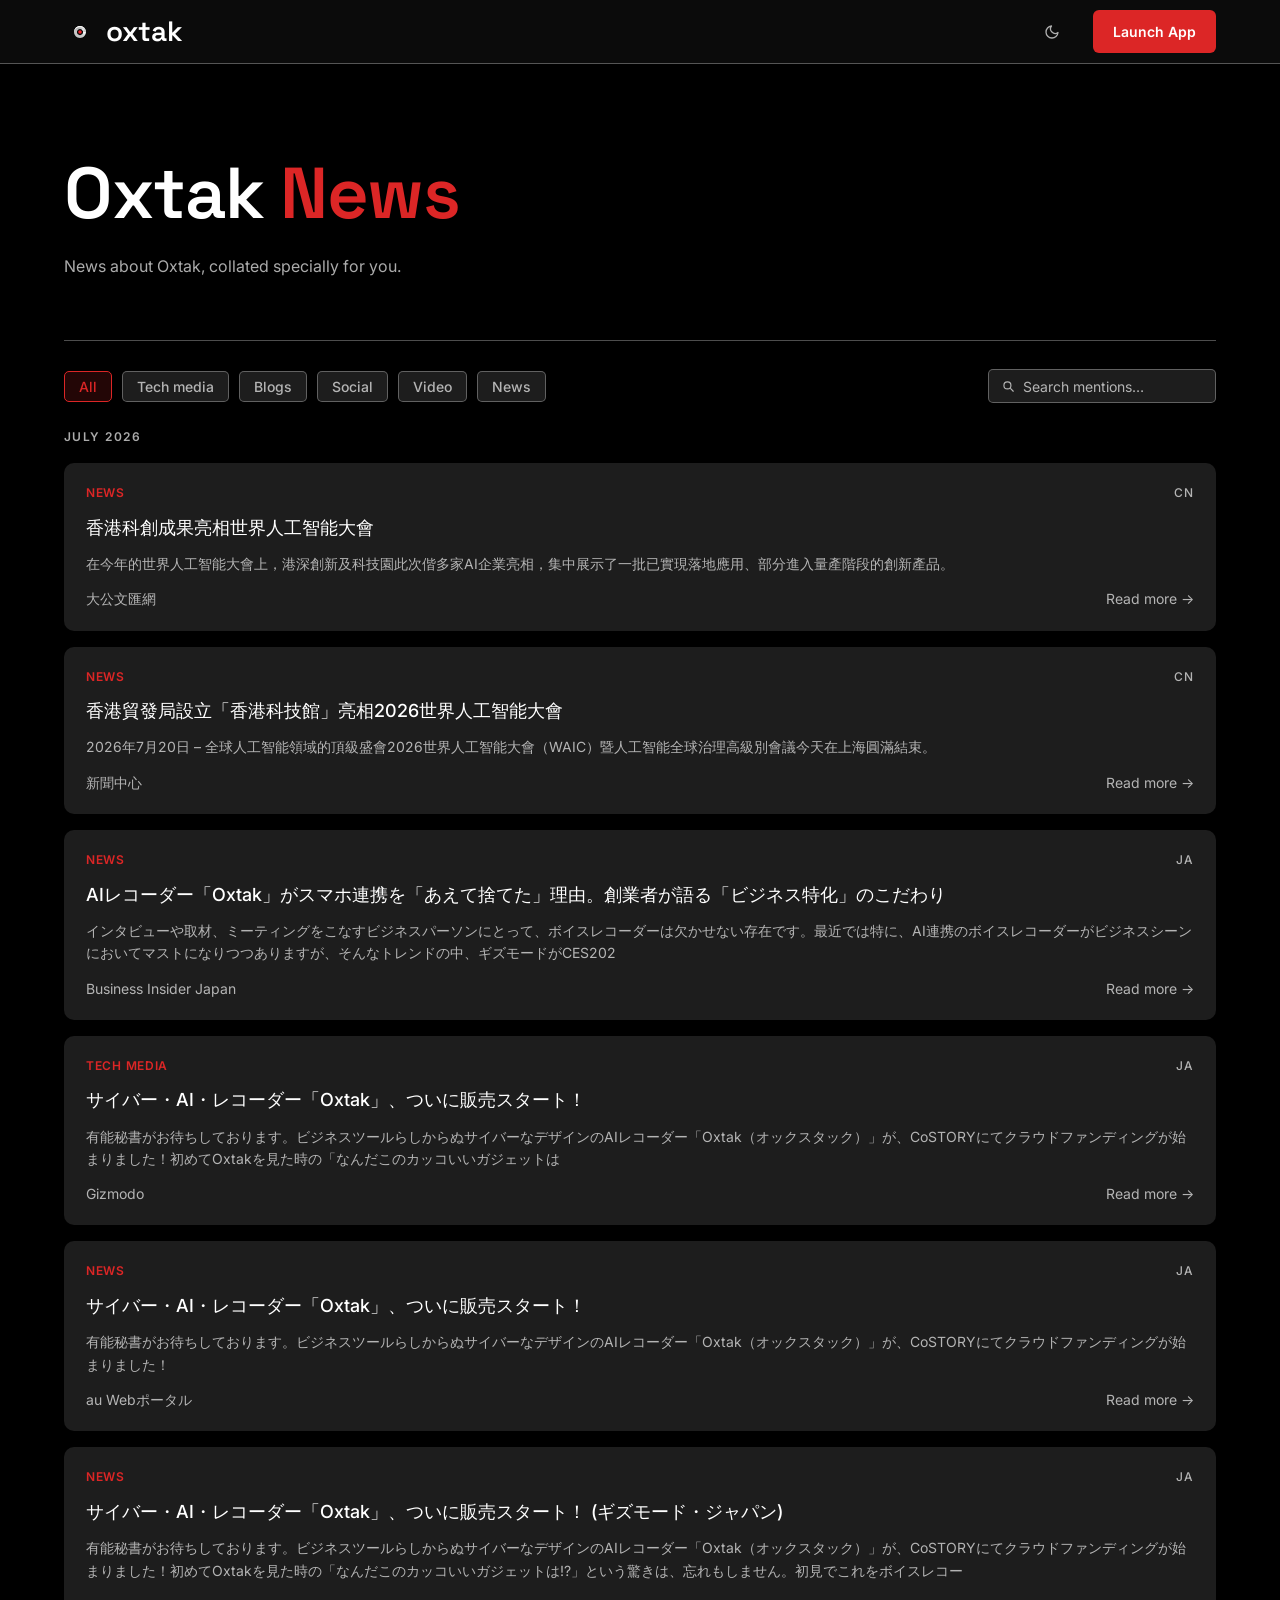
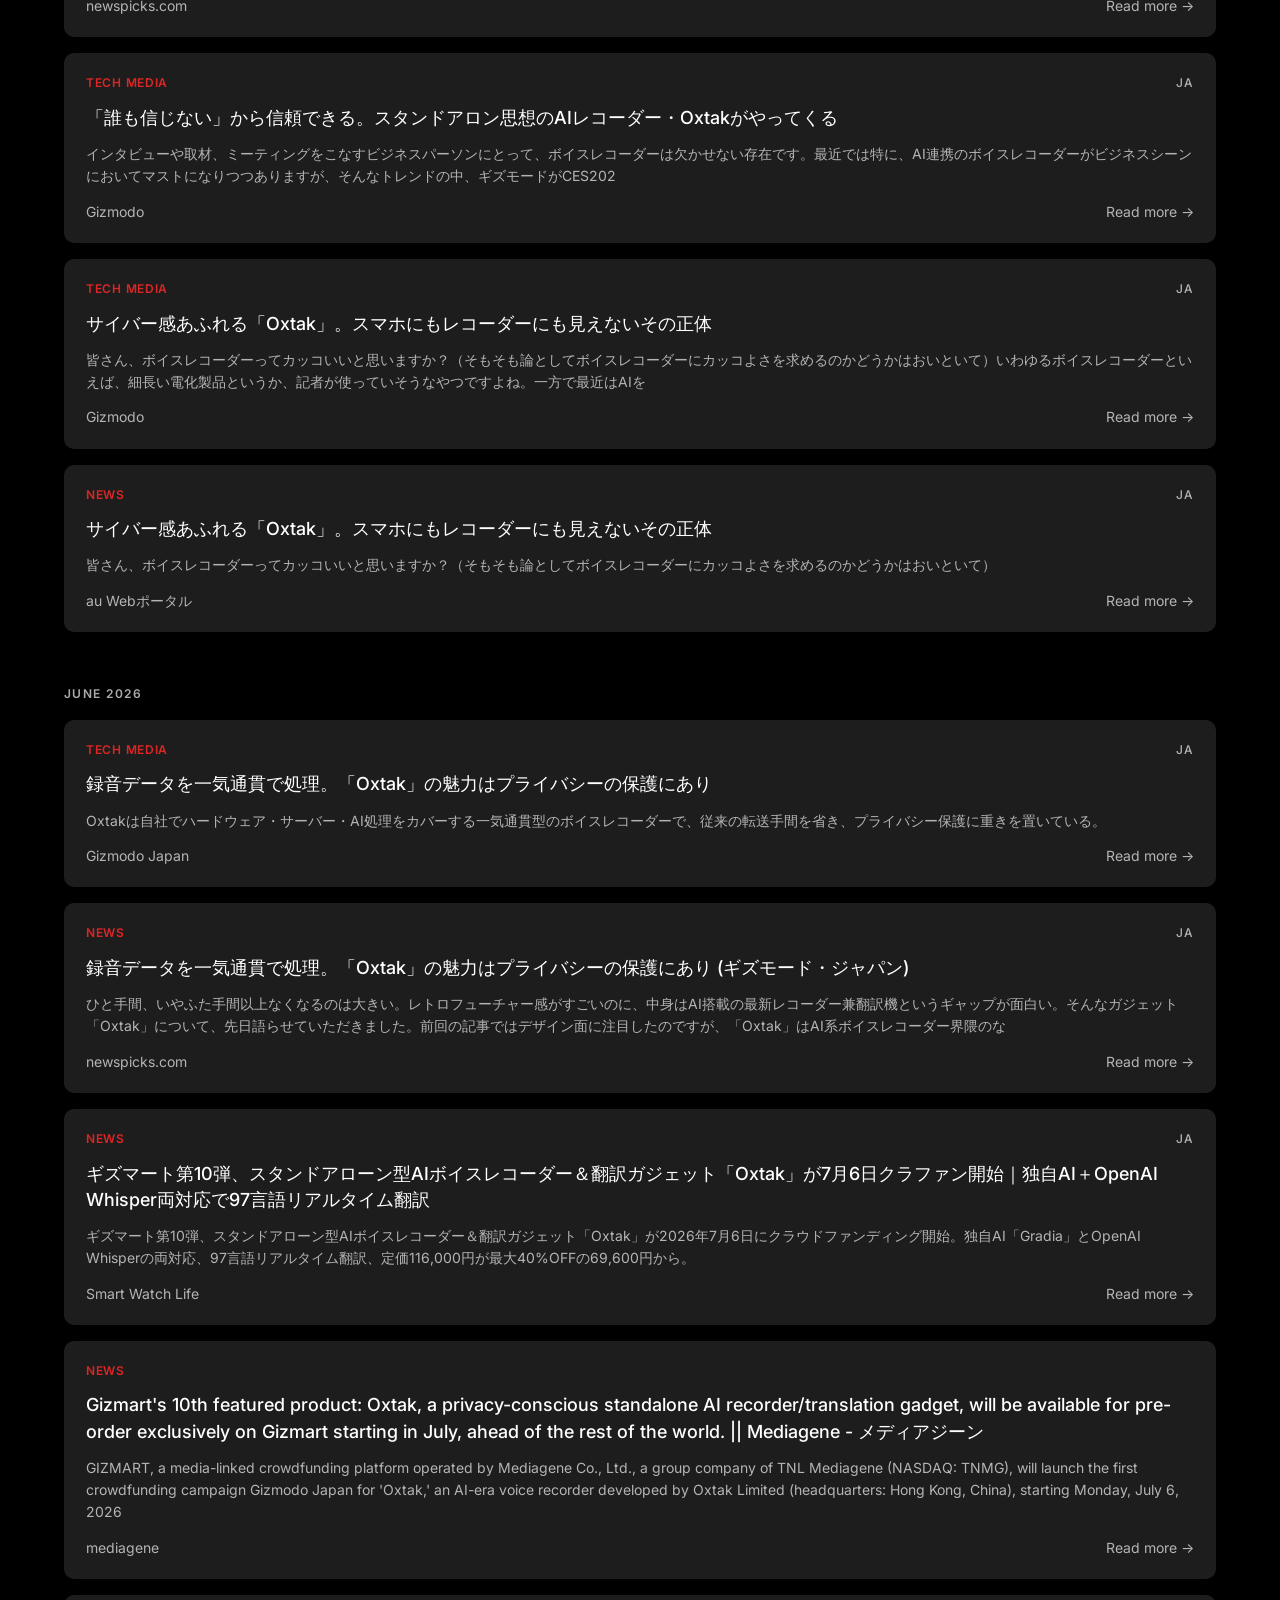
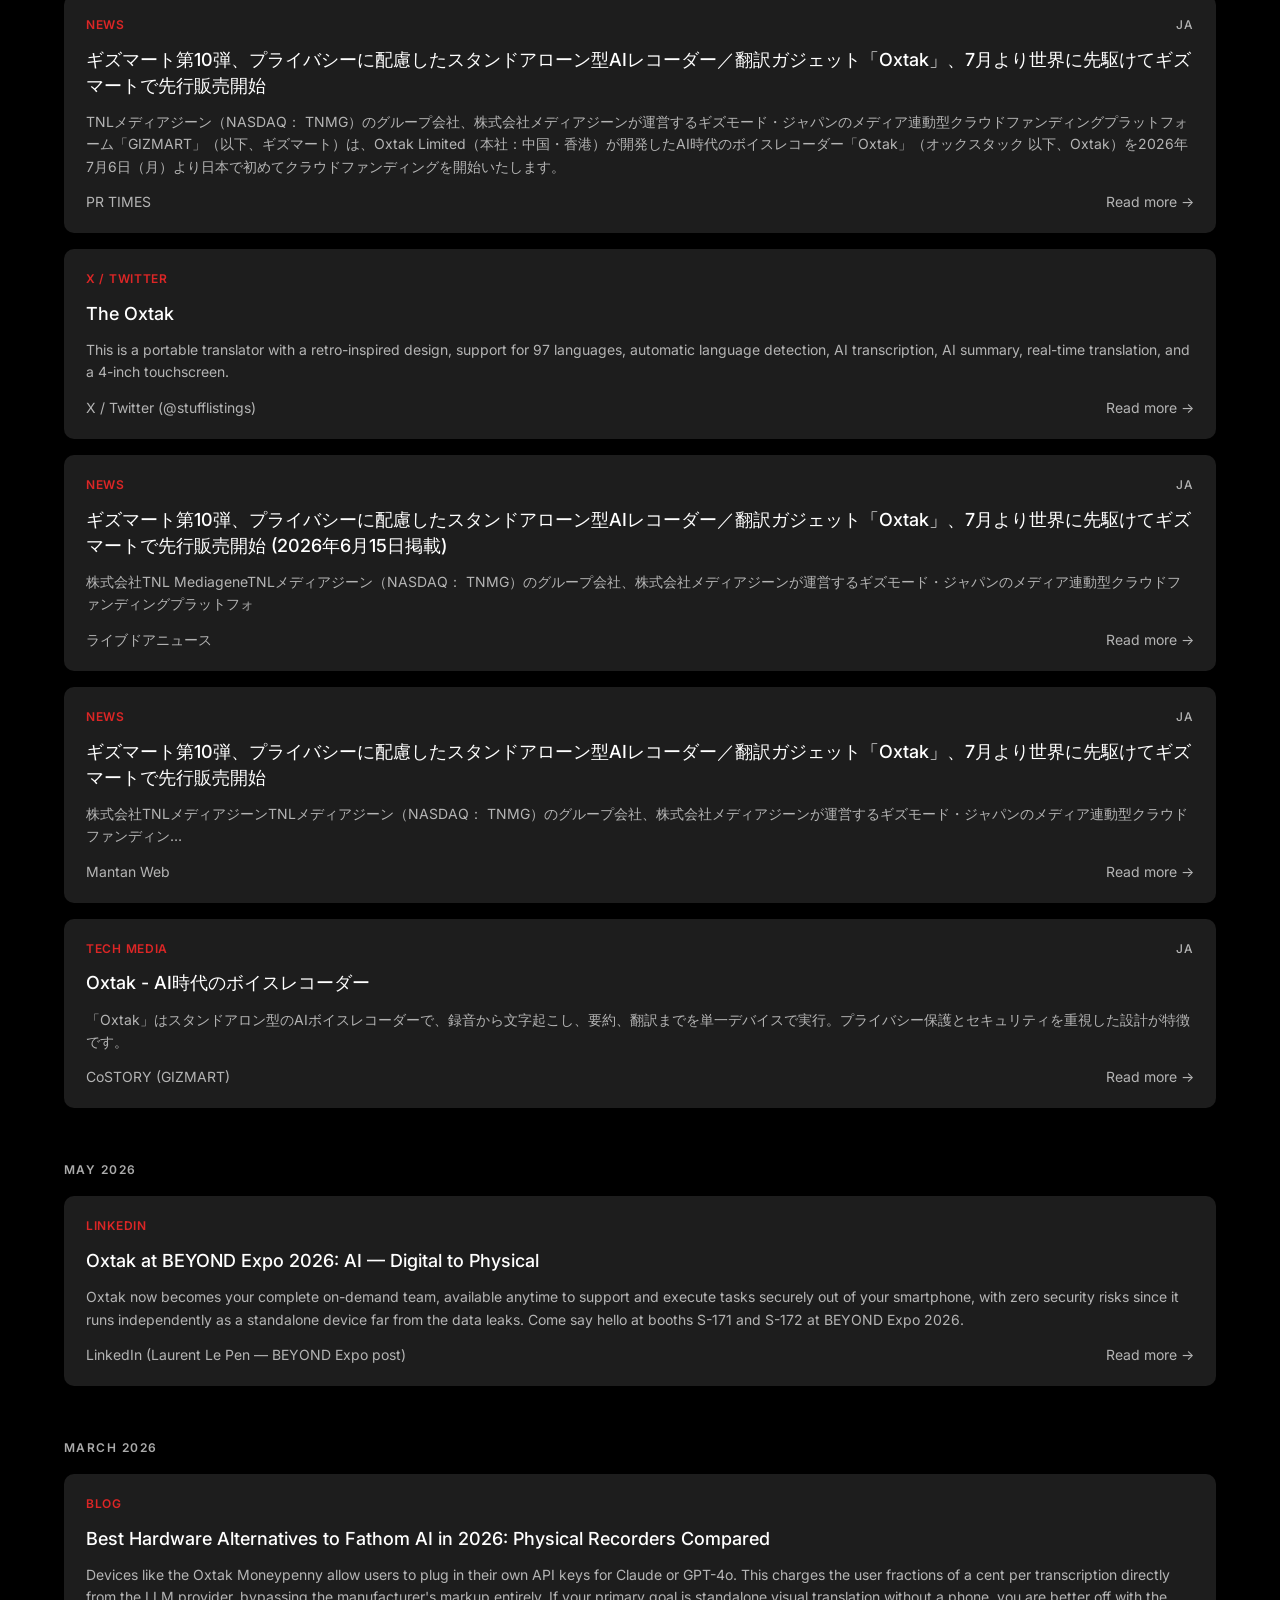
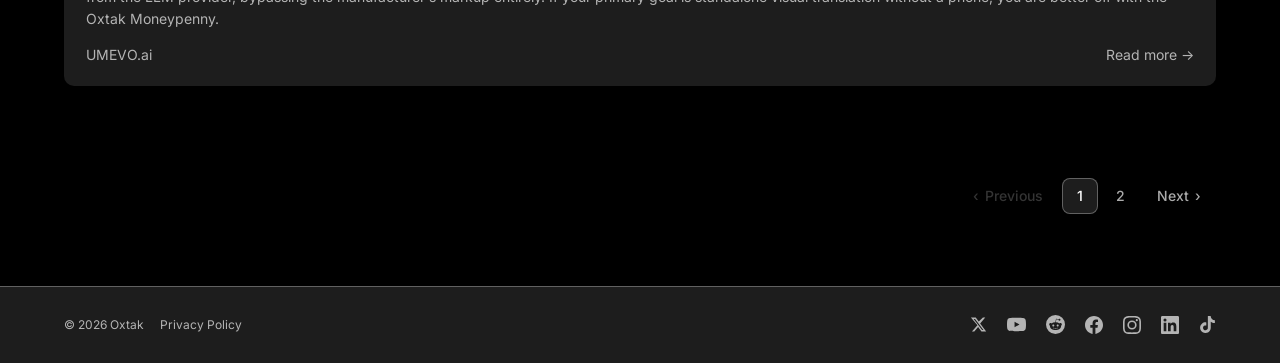
<file: docs/index.html>
<!DOCTYPE html>
<html lang="en">
<head>
  <meta charset="UTF-8">
  <meta name="viewport" content="width=device-width, initial-scale=1.0">
  <meta http-equiv="Content-Language" content="en">
  <meta name="google" content="notranslate">
  <title>Oxtak News</title>
  <link rel="preconnect" href="https://fonts.googleapis.com">
  <link rel="preconnect" href="https://fonts.gstatic.com" crossorigin>
  <link href="https://fonts.googleapis.com/css2?family=Inter:wght@300..700&family=Space+Grotesk:wght@300..700&display=swap" rel="stylesheet">
  <link rel="stylesheet" href="style.css">
  <link rel="shortcut icon" href="https://oxtak.com/cdn/shop/files/Image_20250929180710_24_5.jpg?crop=center&amp;height=32&amp;v=1764658626&amp;width=32" sizes="32x32" type="image/jpeg">
</head>
<body>

<!-- Nav -->
<nav>
  <a href="https://oxtak.com" class="nav-logo">
    <img src="oxtak_logo.svg" class="logo-img" alt="Oxtak">
    oxtak
  </a>
  <div class="nav-links">
    <button class="theme-toggle" id="themeToggle" aria-label="Switch to light mode">
      <svg class="icon-sun" width="16" height="16" fill="none" viewBox="0 0 24 24" stroke="currentColor" stroke-width="2">
        <circle cx="12" cy="12" r="5"/>
        <path stroke-linecap="round" d="M12 2v2M12 20v2M4.22 4.22l1.42 1.42M18.36 18.36l1.42 1.42M2 12h2M20 12h2M4.22 19.78l1.42-1.42M18.36 5.64l1.42-1.42"/>
      </svg>
      <svg class="icon-moon" width="16" height="16" fill="none" viewBox="0 0 24 24" stroke="currentColor" stroke-width="2" style="display:none">
        <path stroke-linecap="round" stroke-linejoin="round" d="M21 12.79A9 9 0 1111.21 3 7 7 0 0021 12.79z"/>
      </svg>
    </button>
    <a href="https://app.oxtak.com" class="btn-launch">Launch App</a>
  </div>
</nav>

<div class="page">

  <!-- Hero -->
  <section class="hero">
    <!-- <div class="hero-eyebrow">NOT_IN_USE</div> -->
    <h1>Oxtak <span>News</span></h1>
    <p class="hero-sub">
      News about Oxtak, collated specially for you.
    </p>
  </section>

  <!-- Filter bar -->
  <div class="filters">
    <button class="filter-btn active" onclick="setFilter('all',this)">All</button>
    <button class="filter-btn" onclick="setFilter('tech_media',this)">Tech media</button>
    <button class="filter-btn" onclick="setFilter('blog',this)">Blogs</button>
    <button class="filter-btn" onclick="setFilter('social',this)">Social</button>
    <button class="filter-btn" onclick="setFilter('video_youtube',this)">Video</button>
    <button class="filter-btn" onclick="setFilter('news',this)">News</button>
    <div class="filter-spacer"></div>
    <div class="search-wrap">
      <svg width="14" height="14" fill="none" viewBox="0 0 24 24" stroke="currentColor" stroke-width="2">
        <path stroke-linecap="round" stroke-linejoin="round" d="M21 21l-4.35-4.35M17 11A6 6 0 115 11a6 6 0 0112 0z"/>
      </svg>
      <input class="search-input" id="searchInput" type="text"
             placeholder="Search mentions…" oninput="applyFilters()">
    </div>
  </div>

  <!-- Timeline -->
  <div class="timeline" id="timeline"></div>

  <div id="pagination" class="pagination"></div>

  <div class="empty-state" id="emptyState">
    <svg width="32" height="32" fill="none" viewBox="0 0 24 24" stroke="currentColor" stroke-width="1.5">
      <path stroke-linecap="round" stroke-linejoin="round" d="M9.172 16.172a4 4 0 015.656 0M9 10h.01M15 10h.01M21 12a9 9 0 11-18 0 9 9 0 0118 0z"/>
    </svg>
    <p>No mentions match your search.</p>
  </div>

</div>

<!-- Footer -->
<footer class="site-footer">
  <div class="page">
    <div class="footer-inner">
      <div style="display:flex;align-items:center;gap:16px;">
        <p class="footer-copy">© 2026 Oxtak</p>
        <a href="https://oxtak.com/policies/privacy-policy" class="footer-copy" style="text-decoration:none;">Privacy Policy</a>
      </div>
      <div class="footer-socials">
        <a href="https://x.com/OxtakGlobal" class="social-link" target="_blank" rel="noopener noreferrer" aria-label="X">
          <svg width="17" height="17" viewBox="0 0 24 24" fill="currentColor"><path d="M18.244 2.25h3.308l-7.227 8.26 8.502 11.24H16.17l-4.714-6.231-5.401 6.231H2.744l7.73-8.835L1.254 2.25H8.08l4.259 5.623L18.244 2.25zm-1.161 17.52h1.833L7.084 4.126H5.117L17.083 19.77z"/></svg>
        </a>
        <a href="https://www.youtube.com/@OxtakGlobal" class="social-link" target="_blank" rel="noopener noreferrer" aria-label="YouTube">
          <svg width="19" height="19" viewBox="0 0 24 24" fill="currentColor"><path d="M23.498 6.186a3.016 3.016 0 0 0-2.122-2.136C19.505 3.545 12 3.545 12 3.545s-7.505 0-9.377.505A3.017 3.017 0 0 0 .502 6.186C0 8.07 0 12 0 12s0 3.93.502 5.814a3.016 3.016 0 0 0 2.122 2.136c1.871.505 9.376.505 9.376.505s7.505 0 9.377-.505a3.015 3.015 0 0 0 2.122-2.136C24 15.93 24 12 24 12s0-3.93-.502-5.814zM9.545 15.568V8.432L15.818 12l-6.273 3.568z"/></svg>
        </a>
        <a href="https://www.reddit.com/r/oxtak/" class="social-link" target="_blank" rel="noopener noreferrer" aria-label="Reddit">
          <svg width="19" height="19" viewBox="0 0 24 24" fill="currentColor"><path d="M12 0A12 12 0 0 0 0 12a12 12 0 0 0 12 12 12 12 0 0 0 12-12A12 12 0 0 0 12 0zm5.01 4.744c.688 0 1.25.561 1.25 1.249a1.25 1.25 0 0 1-2.498.056l-2.597-.547-.8 3.747c1.824.07 3.48.632 4.674 1.488.308-.309.73-.491 1.207-.491.968 0 1.754.786 1.754 1.754 0 .716-.435 1.333-1.01 1.614a3.111 3.111 0 0 1 .042.52c0 2.694-3.13 4.87-7.004 4.87-3.874 0-7.004-2.176-7.004-4.87 0-.183.015-.366.043-.534A1.748 1.748 0 0 1 4.028 12c0-.968.786-1.754 1.754-1.754.463 0 .898.196 1.207.49 1.207-.883 2.878-1.43 4.744-1.487l.885-4.182a.342.342 0 0 1 .14-.197.35.35 0 0 1 .238-.042l2.906.617a1.214 1.214 0 0 1 1.108-.701zM9.25 12C8.561 12 8 12.562 8 13.25c0 .687.561 1.248 1.25 1.248.687 0 1.248-.561 1.248-1.249 0-.688-.561-1.249-1.249-1.249zm5.5 0c-.687 0-1.248.561-1.248 1.25 0 .687.561 1.248 1.249 1.248.688 0 1.249-.561 1.249-1.249 0-.687-.562-1.249-1.25-1.249zm-5.466 3.99a.327.327 0 0 0-.231.094.33.33 0 0 0 0 .463c.842.842 2.484.913 2.961.913.477 0 2.105-.056 2.961-.913a.361.361 0 0 0 .029-.463.33.33 0 0 0-.464 0c-.547.533-1.684.73-2.512.73-.828 0-1.979-.196-2.512-.73a.326.326 0 0 0-.232-.095z"/></svg>
        </a>
        <a href="https://www.facebook.com/oxtak" class="social-link" target="_blank" rel="noopener noreferrer" aria-label="Facebook">
          <svg width="18" height="18" viewBox="0 0 24 24" fill="currentColor"><path d="M24 12.073c0-6.627-5.373-12-12-12s-12 5.373-12 12c0 5.99 4.388 10.954 10.125 11.854v-8.385H7.078v-3.47h3.047V9.43c0-3.007 1.792-4.669 4.533-4.669 1.312 0 2.686.235 2.686.235v2.953H15.83c-1.491 0-1.956.925-1.956 1.874v2.25h3.328l-.532 3.47h-2.796v8.385C19.612 23.027 24 18.062 24 12.073z"/></svg>
        </a>
        <a href="https://www.instagram.com/oxtak" class="social-link" target="_blank" rel="noopener noreferrer" aria-label="Instagram">
          <svg width="18" height="18" viewBox="0 0 24 24" fill="currentColor"><path d="M12 2.163c3.204 0 3.584.012 4.85.07 3.252.148 4.771 1.691 4.919 4.919.058 1.265.069 1.645.069 4.849 0 3.205-.012 3.584-.069 4.849-.149 3.225-1.664 4.771-4.919 4.919-1.266.058-1.644.07-4.85.07-3.204 0-3.584-.012-4.849-.07-3.26-.149-4.771-1.699-4.919-4.92-.058-1.265-.07-1.644-.07-4.849 0-3.204.013-3.583.07-4.849.149-3.227 1.664-4.771 4.919-4.919 1.266-.057 1.645-.069 4.849-.069zM12 0C8.741 0 8.333.014 7.053.072 2.695.272.273 2.69.073 7.052.014 8.333 0 8.741 0 12c0 3.259.014 3.668.072 4.948.2 4.358 2.618 6.78 6.98 6.98C8.333 23.986 8.741 24 12 24c3.259 0 3.668-.014 4.948-.072 4.354-.2 6.782-2.618 6.979-6.98.059-1.28.073-1.689.073-4.948 0-3.259-.014-3.667-.072-4.947-.196-4.354-2.617-6.78-6.979-6.98C15.668.014 15.259 0 12 0zm0 5.838a6.162 6.162 0 1 0 0 12.324 6.162 6.162 0 0 0 0-12.324zM12 16a4 4 0 1 1 0-8 4 4 0 0 1 0 8zm6.406-11.845a1.44 1.44 0 1 0 0 2.881 1.44 1.44 0 0 0 0-2.881z"/></svg>
        </a>
        <a href="https://www.linkedin.com/company/oxtakglobal/" class="social-link" target="_blank" rel="noopener noreferrer" aria-label="LinkedIn">
          <svg width="18" height="18" viewBox="0 0 24 24" fill="currentColor"><path d="M20.447 20.452h-3.554v-5.569c0-1.328-.027-3.037-1.852-3.037-1.853 0-2.136 1.445-2.136 2.939v5.667H9.351V9h3.414v1.561h.046c.477-.9 1.637-1.85 3.37-1.85 3.601 0 4.267 2.37 4.267 5.455v6.286zM5.337 7.433a2.062 2.062 0 0 1-2.063-2.065 2.064 2.064 0 1 1 2.063 2.065zm1.782 13.019H3.555V9h3.564v11.452zM22.225 0H1.771C.792 0 0 .774 0 1.729v20.542C0 23.227.792 24 1.771 24h20.451C23.2 24 24 23.227 24 22.271V1.729C24 .774 23.2 0 22.222 0h.003z"/></svg>
        </a>
        <a href="https://www.tiktok.com/@oxtakglobal" class="social-link" target="_blank" rel="noopener noreferrer" aria-label="TikTok">
          <svg width="17" height="17" viewBox="0 0 24 24" fill="currentColor"><path d="M12.525.02c1.31-.02 2.61-.01 3.91-.02.08 1.53.63 3.09 1.75 4.17 1.12 1.11 2.7 1.62 4.24 1.79v4.03c-1.44-.05-2.89-.35-4.2-.97-.57-.26-1.1-.59-1.62-.93-.01 2.92.01 5.84-.02 8.75-.08 1.4-.54 2.79-1.35 3.94-1.31 1.92-3.58 3.17-5.91 3.21-1.43.08-2.86-.31-4.08-1.03-2.02-1.19-3.44-3.37-3.65-5.71-.02-.5-.03-1-.01-1.49.18-1.9 1.12-3.72 2.58-4.96 1.66-1.44 3.98-2.13 6.15-1.72.02 1.48-.04 2.96-.04 4.44-.99-.32-2.15-.23-3.02.37-.63.41-1.11 1.04-1.36 1.75-.21.51-.15 1.07-.14 1.61.24 1.64 1.82 3.02 3.5 2.87 1.12-.01 2.19-.66 2.77-1.61.19-.33.4-.67.41-1.06.1-1.79.06-3.57.07-5.36.01-4.03-.01-8.05.02-12.07z"/></svg>
        </a>
      </div>
    </div>
  </div>
</footer>

<!-- Data file generated by build_blog.py (do not edit manually) -->
<script src="oxtak_data.js"></script>

<!-- Page logic -->
<script src="app.js"></script>

</body>
</html>
</file>
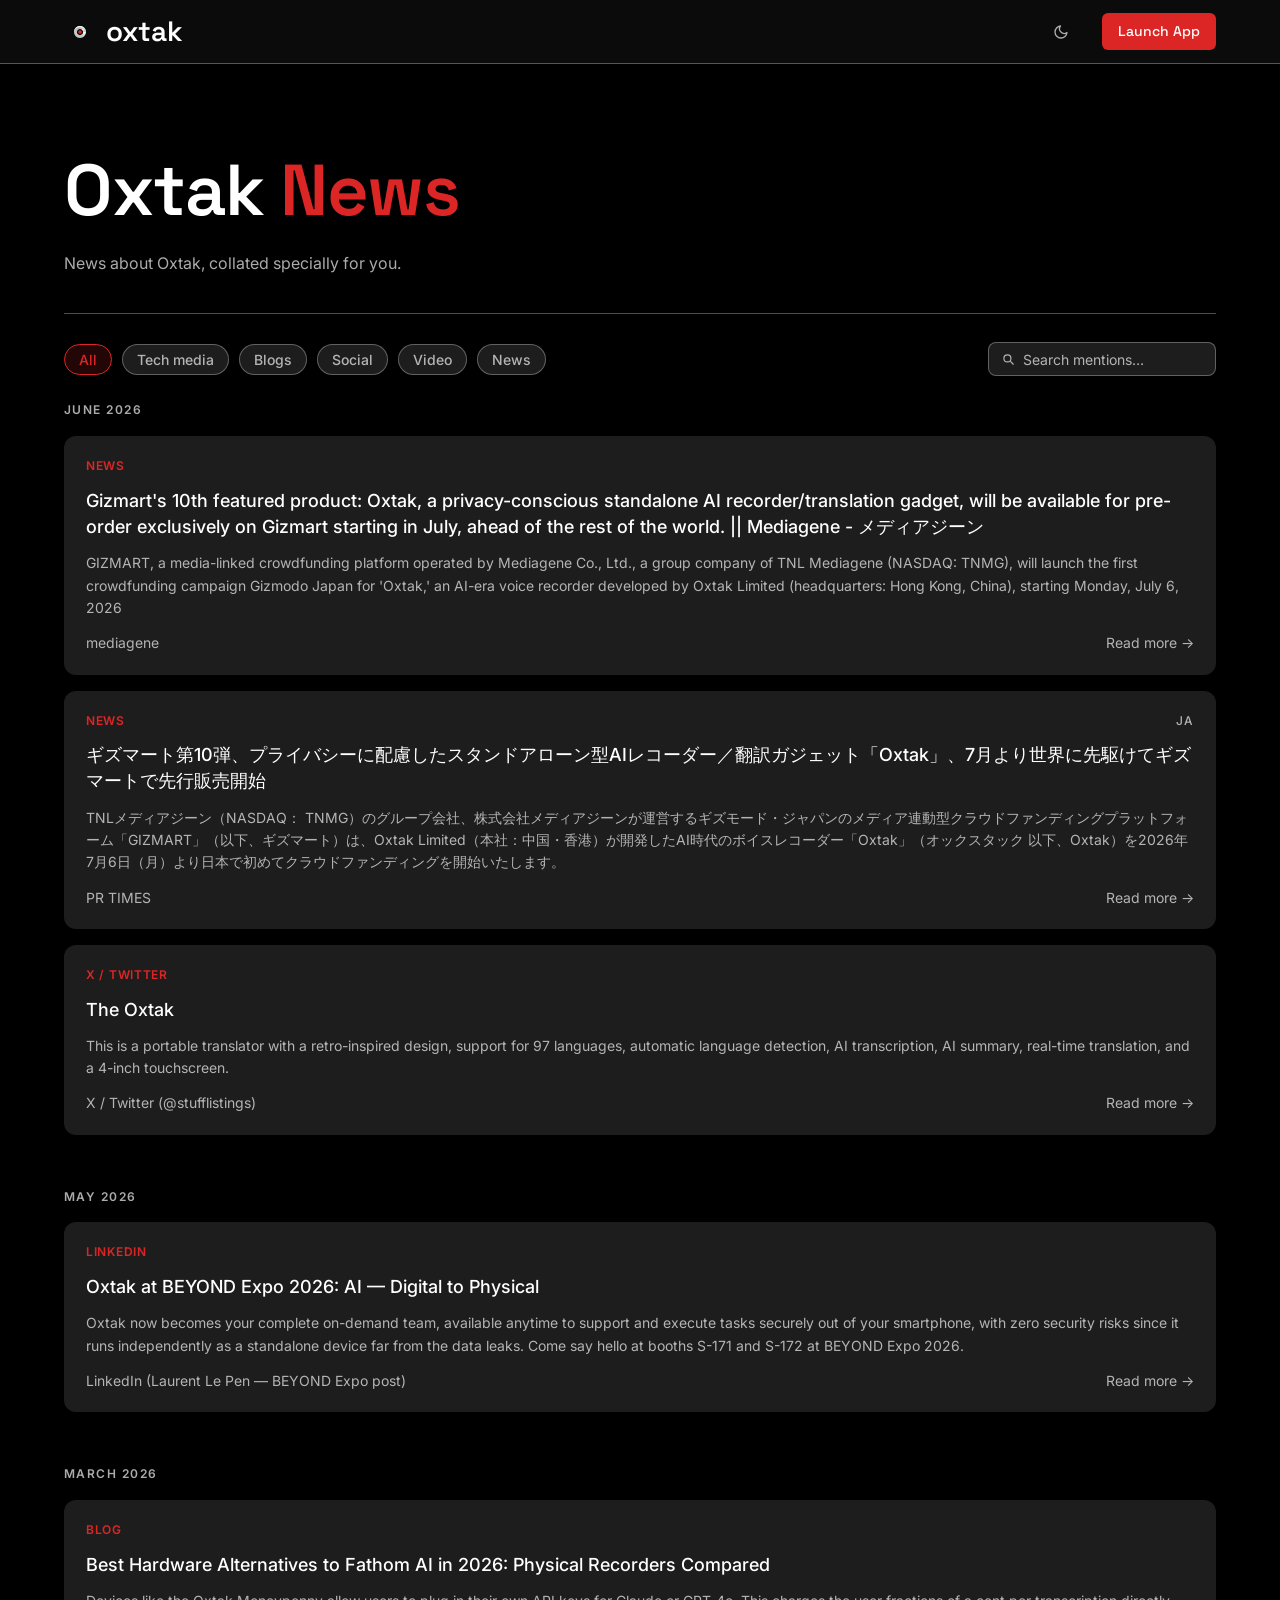
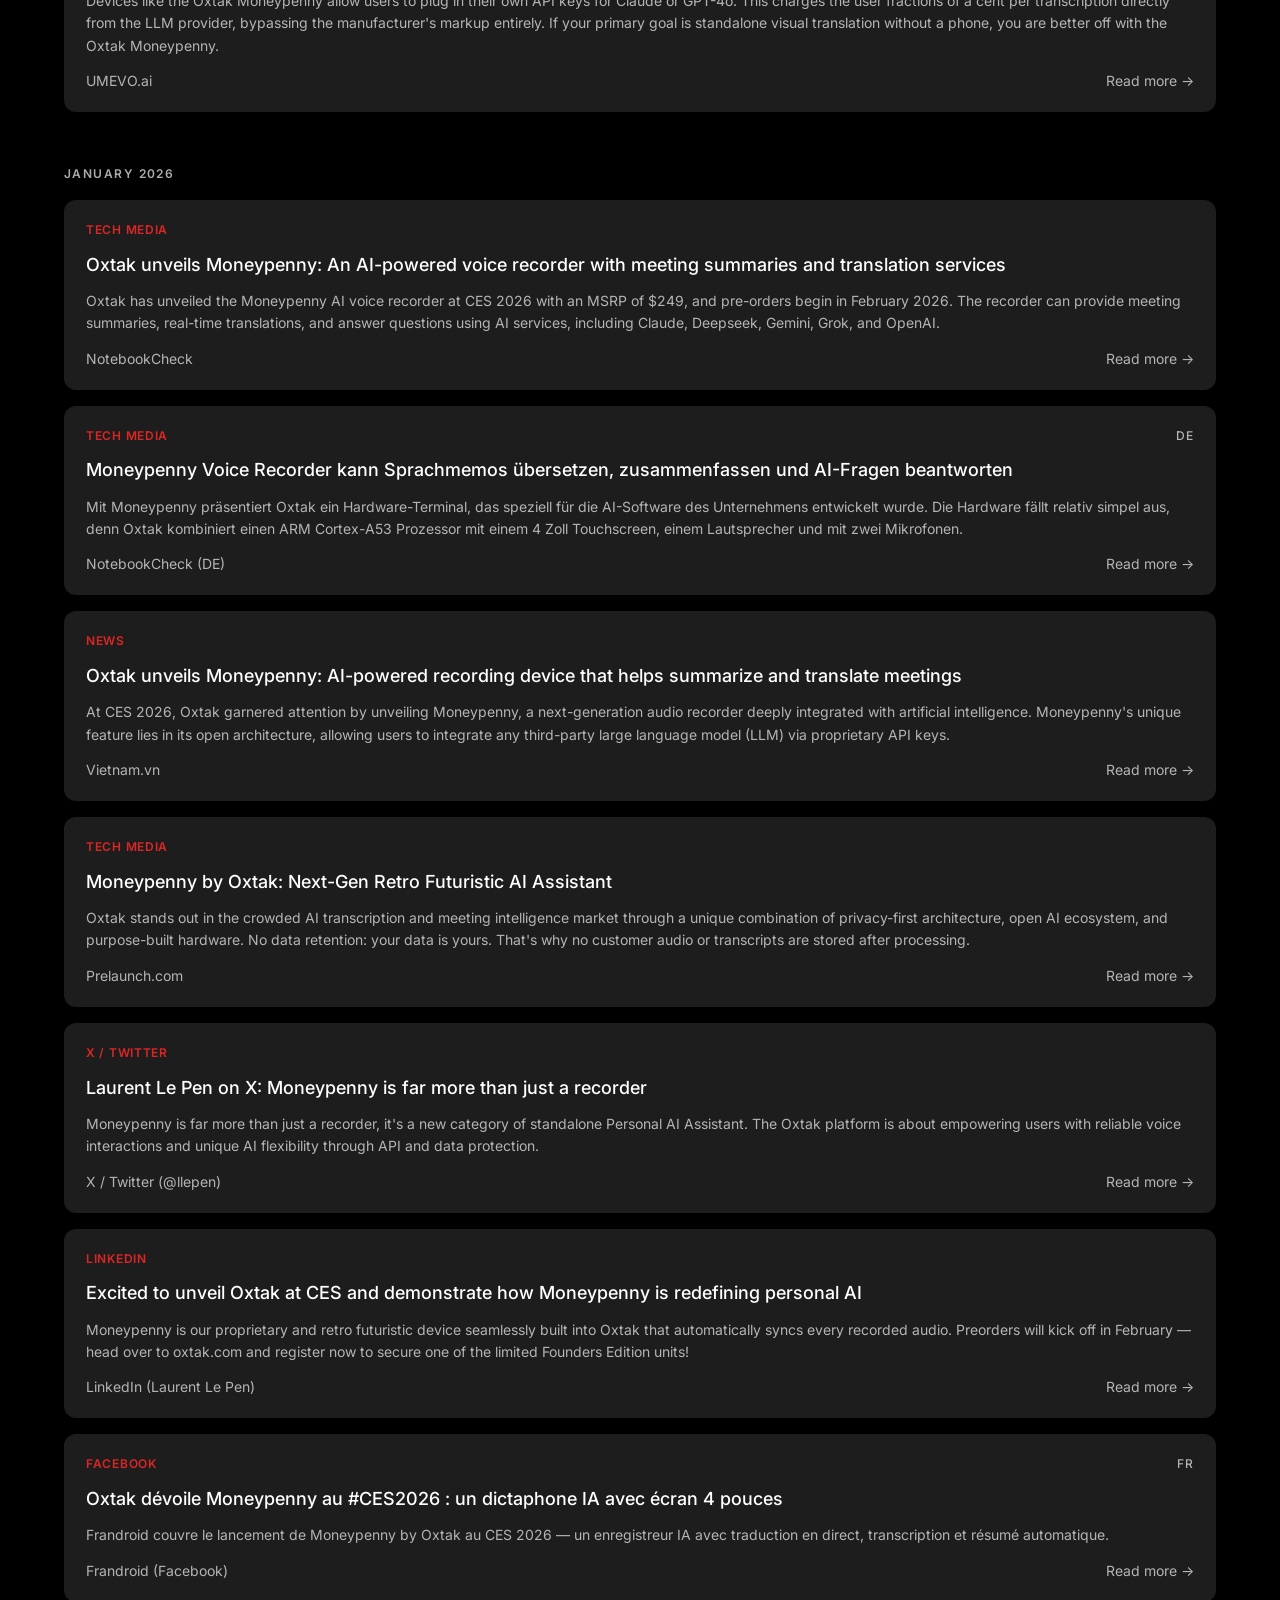
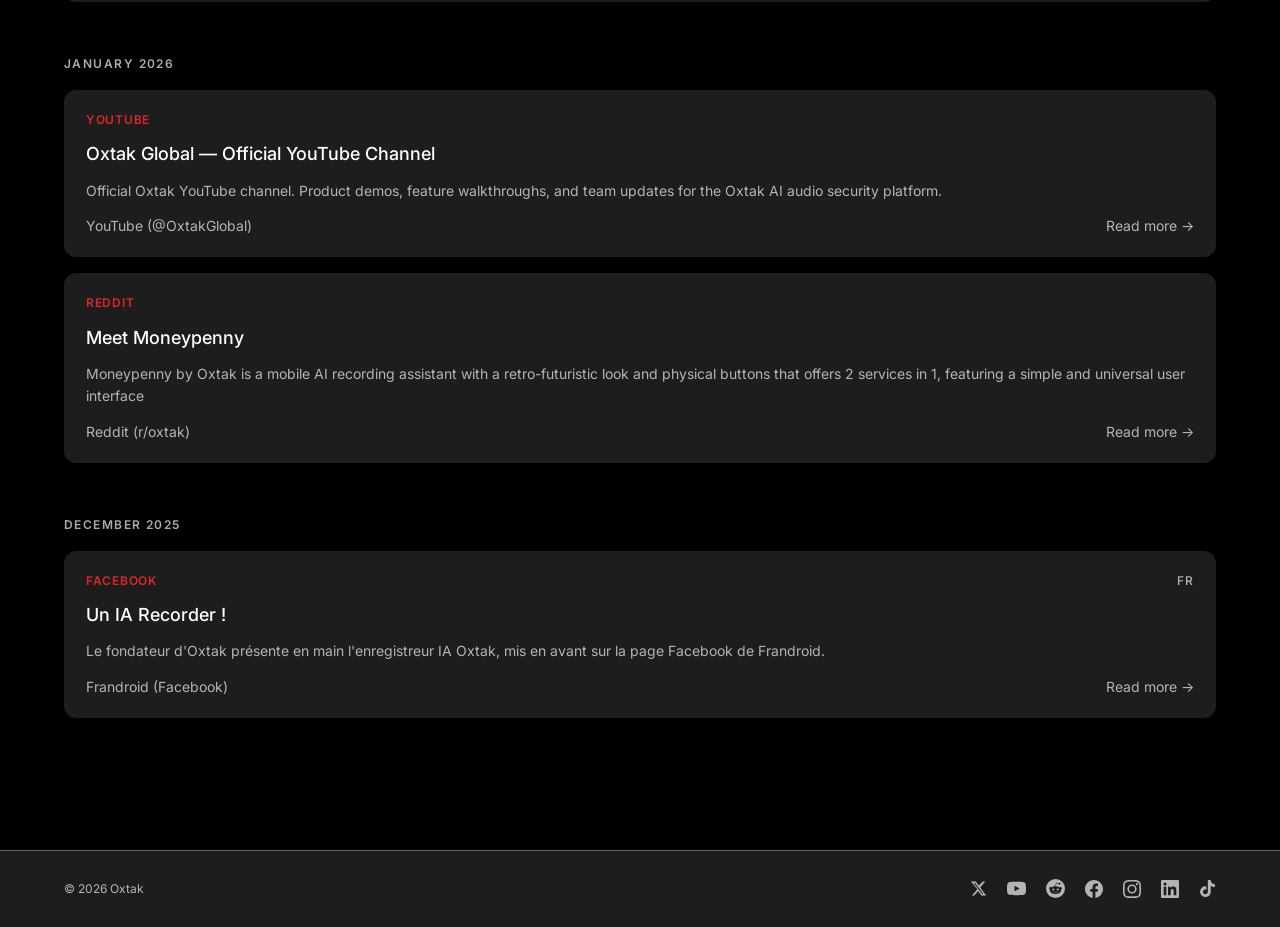
<file: public/index.html>
<!DOCTYPE html>
<html lang="en">
<head>
  <meta charset="UTF-8">
  <meta name="viewport" content="width=device-width, initial-scale=1.0">
  <meta http-equiv="Content-Language" content="en">
  <meta name="google" content="notranslate">
  <title>Oxtak News</title>
  <link rel="preconnect" href="https://fonts.googleapis.com">
  <link rel="preconnect" href="https://fonts.gstatic.com" crossorigin>
  <link href="https://fonts.googleapis.com/css2?family=Inter:wght@300..700&family=Space+Grotesk:wght@300..700&display=swap" rel="stylesheet">
  <link rel="stylesheet" href="style.css">
</head>
<body>

<!-- Nav -->
<nav>
  <a href="https://oxtak.com" class="nav-logo">
    <img src="oxtak_logo.svg" class="logo-img" alt="Oxtak">
    oxtak
  </a>
  <div class="nav-links">
    <button class="theme-toggle" id="themeToggle" aria-label="Switch to light mode">
      <svg class="icon-sun" width="16" height="16" fill="none" viewBox="0 0 24 24" stroke="currentColor" stroke-width="2">
        <circle cx="12" cy="12" r="5"/>
        <path stroke-linecap="round" d="M12 2v2M12 20v2M4.22 4.22l1.42 1.42M18.36 18.36l1.42 1.42M2 12h2M20 12h2M4.22 19.78l1.42-1.42M18.36 5.64l1.42-1.42"/>
      </svg>
      <svg class="icon-moon" width="16" height="16" fill="none" viewBox="0 0 24 24" stroke="currentColor" stroke-width="2" style="display:none">
        <path stroke-linecap="round" stroke-linejoin="round" d="M21 12.79A9 9 0 1111.21 3 7 7 0 0021 12.79z"/>
      </svg>
    </button>
    <a href="https://app.oxtak.com" class="btn-launch">Launch App</a>
  </div>
</nav>

<div class="page">

  <!-- Hero -->
  <section class="hero">
    <div class="hero-eyebrow"></div>
    <h1>Oxtak <span>News</span></h1>
    <p class="hero-sub">
      News about Oxtak, collated specially for you.
    </p>
  </section>

  <!-- Filter bar -->
  <div class="filters">
    <button class="filter-btn active" onclick="setFilter('all',this)">All</button>
    <button class="filter-btn" onclick="setFilter('tech_media',this)">Tech media</button>
    <button class="filter-btn" onclick="setFilter('blog',this)">Blogs</button>
    <button class="filter-btn" onclick="setFilter('social',this)">Social</button>
    <button class="filter-btn" onclick="setFilter('video_youtube',this)">Video</button>
    <button class="filter-btn" onclick="setFilter('news',this)">News</button>
    <div class="filter-spacer"></div>
    <div class="search-wrap">
      <svg width="14" height="14" fill="none" viewBox="0 0 24 24" stroke="currentColor" stroke-width="2">
        <path stroke-linecap="round" stroke-linejoin="round" d="M21 21l-4.35-4.35M17 11A6 6 0 115 11a6 6 0 0112 0z"/>
      </svg>
      <input class="search-input" id="searchInput" type="text"
             placeholder="Search mentions…" oninput="applyFilters()">
    </div>
  </div>

  <!-- Timeline -->
  <div class="timeline" id="timeline"></div>

  <div class="empty-state" id="emptyState">
    <svg width="32" height="32" fill="none" viewBox="0 0 24 24" stroke="currentColor" stroke-width="1.5">
      <path stroke-linecap="round" stroke-linejoin="round" d="M9.172 16.172a4 4 0 015.656 0M9 10h.01M15 10h.01M21 12a9 9 0 11-18 0 9 9 0 0118 0z"/>
    </svg>
    <p>No mentions match your search.</p>
  </div>

</div>

<!-- Footer -->
<footer class="site-footer">
  <div class="page">
    <div class="footer-inner">
      <p class="footer-copy">© 2026 Oxtak</p>
      <div class="footer-socials">
        <a href="https://x.com/OxtakGlobal" class="social-link" target="_blank" rel="noopener noreferrer" aria-label="X">
          <svg width="17" height="17" viewBox="0 0 24 24" fill="currentColor"><path d="M18.244 2.25h3.308l-7.227 8.26 8.502 11.24H16.17l-4.714-6.231-5.401 6.231H2.744l7.73-8.835L1.254 2.25H8.08l4.259 5.623L18.244 2.25zm-1.161 17.52h1.833L7.084 4.126H5.117L17.083 19.77z"/></svg>
        </a>
        <a href="https://www.youtube.com/@OxtakGlobal" class="social-link" target="_blank" rel="noopener noreferrer" aria-label="YouTube">
          <svg width="19" height="19" viewBox="0 0 24 24" fill="currentColor"><path d="M23.498 6.186a3.016 3.016 0 0 0-2.122-2.136C19.505 3.545 12 3.545 12 3.545s-7.505 0-9.377.505A3.017 3.017 0 0 0 .502 6.186C0 8.07 0 12 0 12s0 3.93.502 5.814a3.016 3.016 0 0 0 2.122 2.136c1.871.505 9.376.505 9.376.505s7.505 0 9.377-.505a3.015 3.015 0 0 0 2.122-2.136C24 15.93 24 12 24 12s0-3.93-.502-5.814zM9.545 15.568V8.432L15.818 12l-6.273 3.568z"/></svg>
        </a>
        <a href="https://www.reddit.com/r/oxtak/" class="social-link" target="_blank" rel="noopener noreferrer" aria-label="Reddit">
          <svg width="19" height="19" viewBox="0 0 24 24" fill="currentColor"><path d="M12 0A12 12 0 0 0 0 12a12 12 0 0 0 12 12 12 12 0 0 0 12-12A12 12 0 0 0 12 0zm5.01 4.744c.688 0 1.25.561 1.25 1.249a1.25 1.25 0 0 1-2.498.056l-2.597-.547-.8 3.747c1.824.07 3.48.632 4.674 1.488.308-.309.73-.491 1.207-.491.968 0 1.754.786 1.754 1.754 0 .716-.435 1.333-1.01 1.614a3.111 3.111 0 0 1 .042.52c0 2.694-3.13 4.87-7.004 4.87-3.874 0-7.004-2.176-7.004-4.87 0-.183.015-.366.043-.534A1.748 1.748 0 0 1 4.028 12c0-.968.786-1.754 1.754-1.754.463 0 .898.196 1.207.49 1.207-.883 2.878-1.43 4.744-1.487l.885-4.182a.342.342 0 0 1 .14-.197.35.35 0 0 1 .238-.042l2.906.617a1.214 1.214 0 0 1 1.108-.701zM9.25 12C8.561 12 8 12.562 8 13.25c0 .687.561 1.248 1.25 1.248.687 0 1.248-.561 1.248-1.249 0-.688-.561-1.249-1.249-1.249zm5.5 0c-.687 0-1.248.561-1.248 1.25 0 .687.561 1.248 1.249 1.248.688 0 1.249-.561 1.249-1.249 0-.687-.562-1.249-1.25-1.249zm-5.466 3.99a.327.327 0 0 0-.231.094.33.33 0 0 0 0 .463c.842.842 2.484.913 2.961.913.477 0 2.105-.056 2.961-.913a.361.361 0 0 0 .029-.463.33.33 0 0 0-.464 0c-.547.533-1.684.73-2.512.73-.828 0-1.979-.196-2.512-.73a.326.326 0 0 0-.232-.095z"/></svg>
        </a>
        <a href="https://www.facebook.com/oxtak" class="social-link" target="_blank" rel="noopener noreferrer" aria-label="Facebook">
          <svg width="18" height="18" viewBox="0 0 24 24" fill="currentColor"><path d="M24 12.073c0-6.627-5.373-12-12-12s-12 5.373-12 12c0 5.99 4.388 10.954 10.125 11.854v-8.385H7.078v-3.47h3.047V9.43c0-3.007 1.792-4.669 4.533-4.669 1.312 0 2.686.235 2.686.235v2.953H15.83c-1.491 0-1.956.925-1.956 1.874v2.25h3.328l-.532 3.47h-2.796v8.385C19.612 23.027 24 18.062 24 12.073z"/></svg>
        </a>
        <a href="https://www.instagram.com/oxtak" class="social-link" target="_blank" rel="noopener noreferrer" aria-label="Instagram">
          <svg width="18" height="18" viewBox="0 0 24 24" fill="currentColor"><path d="M12 2.163c3.204 0 3.584.012 4.85.07 3.252.148 4.771 1.691 4.919 4.919.058 1.265.069 1.645.069 4.849 0 3.205-.012 3.584-.069 4.849-.149 3.225-1.664 4.771-4.919 4.919-1.266.058-1.644.07-4.85.07-3.204 0-3.584-.012-4.849-.07-3.26-.149-4.771-1.699-4.919-4.92-.058-1.265-.07-1.644-.07-4.849 0-3.204.013-3.583.07-4.849.149-3.227 1.664-4.771 4.919-4.919 1.266-.057 1.645-.069 4.849-.069zM12 0C8.741 0 8.333.014 7.053.072 2.695.272.273 2.69.073 7.052.014 8.333 0 8.741 0 12c0 3.259.014 3.668.072 4.948.2 4.358 2.618 6.78 6.98 6.98C8.333 23.986 8.741 24 12 24c3.259 0 3.668-.014 4.948-.072 4.354-.2 6.782-2.618 6.979-6.98.059-1.28.073-1.689.073-4.948 0-3.259-.014-3.667-.072-4.947-.196-4.354-2.617-6.78-6.979-6.98C15.668.014 15.259 0 12 0zm0 5.838a6.162 6.162 0 1 0 0 12.324 6.162 6.162 0 0 0 0-12.324zM12 16a4 4 0 1 1 0-8 4 4 0 0 1 0 8zm6.406-11.845a1.44 1.44 0 1 0 0 2.881 1.44 1.44 0 0 0 0-2.881z"/></svg>
        </a>
        <a href="https://www.linkedin.com/company/oxtakglobal/" class="social-link" target="_blank" rel="noopener noreferrer" aria-label="LinkedIn">
          <svg width="18" height="18" viewBox="0 0 24 24" fill="currentColor"><path d="M20.447 20.452h-3.554v-5.569c0-1.328-.027-3.037-1.852-3.037-1.853 0-2.136 1.445-2.136 2.939v5.667H9.351V9h3.414v1.561h.046c.477-.9 1.637-1.85 3.37-1.85 3.601 0 4.267 2.37 4.267 5.455v6.286zM5.337 7.433a2.062 2.062 0 0 1-2.063-2.065 2.064 2.064 0 1 1 2.063 2.065zm1.782 13.019H3.555V9h3.564v11.452zM22.225 0H1.771C.792 0 0 .774 0 1.729v20.542C0 23.227.792 24 1.771 24h20.451C23.2 24 24 23.227 24 22.271V1.729C24 .774 23.2 0 22.222 0h.003z"/></svg>
        </a>
        <a href="https://www.tiktok.com/@oxtakglobal" class="social-link" target="_blank" rel="noopener noreferrer" aria-label="TikTok">
          <svg width="17" height="17" viewBox="0 0 24 24" fill="currentColor"><path d="M12.525.02c1.31-.02 2.61-.01 3.91-.02.08 1.53.63 3.09 1.75 4.17 1.12 1.11 2.7 1.62 4.24 1.79v4.03c-1.44-.05-2.89-.35-4.2-.97-.57-.26-1.1-.59-1.62-.93-.01 2.92.01 5.84-.02 8.75-.08 1.4-.54 2.79-1.35 3.94-1.31 1.92-3.58 3.17-5.91 3.21-1.43.08-2.86-.31-4.08-1.03-2.02-1.19-3.44-3.37-3.65-5.71-.02-.5-.03-1-.01-1.49.18-1.9 1.12-3.72 2.58-4.96 1.66-1.44 3.98-2.13 6.15-1.72.02 1.48-.04 2.96-.04 4.44-.99-.32-2.15-.23-3.02.37-.63.41-1.11 1.04-1.36 1.75-.21.51-.15 1.07-.14 1.61.24 1.64 1.82 3.02 3.5 2.87 1.12-.01 2.19-.66 2.77-1.61.19-.33.4-.67.41-1.06.1-1.79.06-3.57.07-5.36.01-4.03-.01-8.05.02-12.07z"/></svg>
        </a>
      </div>
    </div>
  </div>
</footer>

<!-- Data file generated by build_blog.py (do not edit manually) -->
<script src="oxtak_data.js"></script>

<!-- Page logic -->
<script src="app.js"></script>

</body>
</html>
</file>
<file: docs/style.css>
/* --- Dark mode --- */
:root {
  --bg:           #000000;
  --bg2:          #1d1d1d;
  --bg3:          #1d1d1d67;
  --border:       rgba(255,255,255,0.3);
  --border-hover: rgba(255,255,255,0.67);
  --red:          #dc2626;
  --red-dim:      rgba(232,40,42,0.15);
  --white:        #ffffff;
  --white-btn:    #ffffff;
  --muted:        rgba(255,255,255,0.67);
  --font:         "Inter", sans-serif;
  --font-heading: "Space Grotesk", sans-serif;
  --mono:         'SF Mono', 'Fira Code', Consolas, monospace;
}

/* --- Light mode --- */
html.light {
  --bg:           #FFFFFF;
  --bg2:          #FAFAFA;
  --bg3:          #fafafa67;
  --border:       rgba(0,0,0,0.12);
  --border-hover: rgba(0,0,0,0.35);
  --red-dim:      rgba(220,38,38,0.10);
  --white:        #1A1A1A;
  --white-btn:    #ffffff;
  --muted:        #525252;
}

*, *::before, *::after {
  box-sizing: border-box;
  margin: 0;
  padding: 0;
}
html {
  scroll-behavior: smooth;
}
body {
  background: var(--bg);
  color: var(--white);
  font-family: var(--font);
  font-size: 14px;
  line-height: 1.65;
  -webkit-font-smoothing: antialiased;
}


/* --- Nav --- */
nav {
  position: sticky;
  top: 0;
  z-index: 100;
  background: var(--bg3);
  backdrop-filter: blur(4px);
  -webkit-backdrop-filter: blur(12px);
  border-bottom: 0.5px solid var(--border);
  display: flex;
  align-items: center;
  justify-content: space-between;
  padding: 0 clamp(1.5rem, 5vw, 4rem);
  height: 64px;
}
.nav-logo {
  font-family: var(--font-heading);
  display: flex;
  align-items: center;
  gap: 10px;
  text-decoration: none;
  color: var(--white);
  font-size: 28px;
  font-weight: 600;
  letter-spacing: -0.3px;
}
.logo-img {
  height: 32px;
  width: auto;
  flex-shrink: 0;
}
.nav-links {
  display: flex;
  gap: 1.5rem;
  align-items: center;
  opacity: 1;
}
.nav-links a {
  color: var(--muted);
  text-decoration: none;
  font-size: 14px;
  transition: color .15s;
}
.nav-links a:hover {
  color: var(--white-btn);
}

.theme-toggle {
  background: none;
  border: 0;
  color: var(--muted);
  width: 34px;
  height: 34px;
  border-radius: 8px;
  cursor: pointer;
  display: flex;
  align-items: center;
  justify-content: center;
  flex-shrink: 0;
}
.theme-toggle:hover {
  color: var(--white);
  background: var(--border);
  opacity: 0.67;
}

.nav-links .btn-launch {
  background: var(--red);
  color: var(--white-btn);
  padding: 10px 20px;
  border-radius: 6px;
  font-size: 14px;
  font-weight: 600;
  font-family: var(--font);
}
.nav-links .btn-launch:hover {
  opacity: 0.9;
}

/* --- Page wrapper --- */
.page {
  max-width: 1280px;
  margin: 0 auto;
  padding: 0 clamp(1.5rem, 5vw, 4rem);
}

/* --- Hero --- */
.hero {
  padding: 90px 0 60px;
  border-bottom: 0.5px solid var(--border);
}
.hero-eyebrow {  /* currently not in use */
  display: inline-flex;
  align-items: center;
  gap: 8px;
  font-size: 18px;
  font-weight: 500;
  letter-spacing: 0.12em;
  text-transform: uppercase;
  color: var(--red);
  margin-bottom: 8px;
}
.hero h1 {
  font-family: var(--font-heading);
  font-size: 72px;
  font-weight: 600;
  letter-spacing: -1.5px;
  line-height: 1.1;
  color: var(--white);
  margin-bottom: 20px;
}
.hero h1 span {
  color: var(--red);
}
.hero-sub {
  font-size: 16px;
  color: var(--muted);
  max-width: 580px;
  line-height: 1.7;
}


/* --- Filter bar --- */
.filters {
  display: flex;
  align-items: center;
  gap: 10px;
  padding: 28px 0 24px;
  flex-wrap: wrap;
}
.filter-btn {
  background: var(--bg2);
  border: 0.5px solid var(--border);
  color: var(--muted);
  font-size: 14px;
  font-weight: 500;
  padding: 6px 14px;
  border-radius: 5px;
  cursor: pointer;
  transition: all 0.15s;
  font-family: var(--font);
  white-space: nowrap;
}
.filter-btn:hover {
  border-color: var(--border-hover);
  color: var(--white);
}
.filter-btn.active {
  background: var(--red-dim);
  border-color: var(--red);
  color: var(--red);
}
.filter-spacer {
  flex: 1;
}

.search-wrap {
  display: flex;
  align-items: center;
  gap: 8px;
  background: var(--bg2);
  border: 0.5px solid var(--border);
  border-radius: 5px;
  padding: 0 12px;
  height: 34px;
  transition: border-color 0.15s;
}
.search-wrap:focus-within {
  border-color: var(--border-hover);
}
.search-wrap svg {
  color: var(--muted);
  flex-shrink: 0;
}
.search-input {
  background: transparent;
  border: none;
  outline: none;
  color: var(--white);
  font-size: 14px;
  font-family: var(--font);
  width: 180px;
}
.search-input::placeholder {
  color: var(--muted);
}


/* --- Timeline / cards --- */
.timeline {
  padding-bottom: 32px;
}
.timeline-group {
  margin-bottom: 52px;
}
.timeline-month {
  font-size: 12px;
  font-weight: 600;
  letter-spacing: 0.12em;
  text-transform: uppercase;
  color: var(--muted);
  margin-bottom: 16px;
  display: flex;
  align-items: center;
  gap: 12px;
}

.card-grid {
  display: grid;
  grid-template-columns: repeat(auto-fill, minmax(min(700px, 100%), 1fr));
  gap: 16px;
}
.mention-card {
  background: var(--bg2);
  border-radius: 10px;
  padding: 20px 22px;
  text-decoration: none;
  display: flex;
  flex-direction: column;
  gap: 12px;
  transition: transform 0.1s;
  cursor: pointer;
}
.mention-card:hover {
  transform: translateY(-1.67px);
}

.card-header {
  display: flex;
  align-items: center;
  gap: 10px;
}

.source-badge {
  display: inline-flex;
  align-items: center;
  gap: 5px;
  font-size: 12px;
  font-weight: 600;
  letter-spacing: 0.06em;
  text-transform: uppercase;
  color: var(--red);
}

.lang-tag {
  margin-left: auto;
  font-size: 12px;
  font-weight: 500;
  color: var(--muted);
  letter-spacing: 0.08em;
  text-transform: uppercase;
}

.card-title {
  font-size: 18px;
  font-weight: 500;
  color: var(--white);
  line-height: 1.45;
  display: -webkit-box;
  -webkit-line-clamp: 2;
  -webkit-box-orient: vertical;
  overflow: hidden;
}
.card-snippet {
  font-size: 14px;
  color: var(--muted);
  line-height: 1.6;
  display: -webkit-box;
  -webkit-line-clamp: 3;
  -webkit-box-orient: vertical;
  overflow: hidden;
}
.card-footer {
  display: flex;
  align-items: center;
  justify-content: space-between;
  margin-top: auto;
}
.card-source {
  font-size: 14px;
  color: var(--muted);
}
.card-arrow {
  color: var(--muted);
  font-size: 14px;
}
.mention-card:hover .card-arrow {
  color: var(--white);
}


/* --- Empty state --- */
.empty-state {
  text-align: center;
  padding: 72px 0;
  color: var(--muted);
  display: none;
}
.empty-state svg {
  margin-bottom: 16px;
  opacity: 0.3;
}
.empty-state p {
  font-size: 14px;
}


/* --- Footer --- */
.site-footer {
  background: var(--bg2);
  border-top: 0.5px solid var(--border);
}
.footer-inner {
  display: flex;
  align-items: center;
  justify-content: space-between;
  flex-wrap: wrap;
  gap: 16px;
  padding: 28px 0;
}
.footer-copy {
  font-size: 12px;
  color: var(--muted);
}
.footer-socials {
  display: flex;
  align-items: center;
  gap: 20px;
}

.social-link {
  color: var(--muted);
  display: flex;
  align-items: center;
  text-decoration: none;
  transition: color 0.15s;
}
.social-link:hover {
  color: var(--white);
}


/* --- Pagination --- */
.pagination {
  display: flex;
  align-items: center;
  justify-content: flex-end;
  gap: 4px;
  padding: 8px 0 72px;
}
.pg-btn {
  background: transparent;
  border: 0.5px solid transparent;
  color: var(--muted);
  font-size: 14px;
  font-weight: 500;
  font-family: var(--font);
  min-width: 36px;
  height: 36px;
  padding: 0 10px;
  border-radius: 8px;
  cursor: pointer;
  transition: all 0.15s;
  display: inline-flex;
  align-items: center;
  justify-content: center;
  white-space: nowrap;
}
.pg-btn:hover:not(:disabled) {
  border-color: var(--border);
  color: var(--white);
}
.pg-btn.pg-active {
  border-color: var(--border);
  color: var(--white);
  background: var(--bg2);
}
.pg-btn:disabled {
  opacity: 0.3;
  cursor: default;
}
.pg-arrow {
  padding: 0 14px;
  gap: 6px;
}
.pg-ellipsis {
  color: var(--muted);
  font-size: 14px;
  padding: 0 6px;
  user-select: none;
}


/* --- Responsive --- */
@media (max-width: 900px) {
  .hero h1 {
    font-size: 52px;
    letter-spacing: -1px;
  }
  .card-grid {
    grid-template-columns: 1fr;
    gap: 14px;
  }
  .card-title {
    font-size: 16px;
  }
  .timeline-group {
    margin-bottom: 40px;
  }
}

@media (max-width: 680px) {
  .nav-links a:not(.btn-launch) {
    display: none;
  }
  .hero {
    padding: 48px 0 36px;
  }
  .hero h1 {
    font-size: 40px;
    font-weight: 600;
  }
  .filters {
    gap: 8px;
  }
  .filter-spacer {
    display: none;
  }
  .search-wrap {
    width: 100%;
  }
  .search-input {
    width: 100%;
  }
  .hero-sub {
    font-size: 14px;
  }
  .mention-card {
    padding: 16px 18px;
    gap: 10px;
  }
  .card-grid {
    gap: 12px;
  }
  .timeline-group {
    margin-bottom: 32px;
  }
  .pagination {
    justify-content: center;
  }
  .pg-label {
    display: none;
  }
}
</file>
<file: public/style.css>
:root {
  --bg:           #000000;
  --bg2:          #1d1d1d;
  --bg3:          #1d1d1d67;
  --border:       rgba(255,255,255,0.3);
  --border-hover: rgba(255,255,255,0.67);
  --red:          #dc2626;
  --red-dim:      rgba(232,40,42,0.15);
  --white:        #ffffff;
  --white-btn:    #ffffff;
  --muted:        rgba(255,255,255,0.67);
  --font:         "Inter", sans-serif;
  --font-heading: "Space Grotesk", sans-serif;
  --mono:         'SF Mono', 'Fira Code', Consolas, monospace;
}

/* --- Light mode --- */
html.light {
  --bg:           #FFFFFF;
  --bg2:          #FAFAFA;
  --bg3:          #fafafa67;
  --border:       rgba(0,0,0,0.12);
  --border-hover: rgba(0,0,0,0.35);
  --red-dim:      rgba(220,38,38,0.10);
  --white:        #1A1A1A;
  --white-btn:    #ffffff;
  --muted:        #525252;
}

*, *::before, *::after {
  box-sizing: border-box;
  margin: 0;
  padding: 0;
}

html {
  scroll-behavior: smooth;
}

body {
  background: var(--bg);
  color: var(--white);
  font-family: var(--font);
  font-size: 14px;
  line-height: 1.65;
  -webkit-font-smoothing: antialiased;
}

/* --- Nav --- */
nav {
  font-family: var(--font-heading);
  position: sticky;
  top: 0;
  z-index: 100;
  background: var(--bg3);
  backdrop-filter: blur(4px);
  -webkit-backdrop-filter: blur(12px);
  border-bottom: 0.5px solid var(--border);
  display: flex;
  align-items: center;
  justify-content: space-between;
  padding: 0 clamp(1.5rem, 5vw, 4rem);
  height: 64px;
}

.nav-logo {
  display: flex;
  align-items: center;
  gap: 10px;
  text-decoration: none;
  color: var(--white);
  font-size: 28px;
  font-weight: 600;
  letter-spacing: -0.3px;
}

.logo-img {
  height: 32px;
  width: auto;
  flex-shrink: 0;
}

.nav-links {
  display: flex;
  gap: 1.5rem;
  align-items: center;
  opacity: 1;
}

.nav-links a {
  color: var(--muted);
  text-decoration: none;
  font-size: 14px;
  transition: color .15s;
}

.nav-links a:hover {
  color: var(--white-btn);
}

.theme-toggle {
  background: none;
  border: 0;
  color: var(--muted);
  width: 34px;
  height: 34px;
  border-radius: 8px;
  cursor: pointer;
  display: flex;
  align-items: center;
  justify-content: center;
  flex-shrink: 0;
}

.theme-toggle:hover {
  color: var(--white);
  background: var(--border);
  opacity: 0.67;
}

.nav-links .btn-launch {
  background: var(--red);
  color: var(--white-btn);
  padding: 7px 16px;
  border-radius: 6px;
  font-size: 14px;
  font-weight: 500;
}

.nav-links .btn-launch:hover {
  opacity: 0.9;
}

/* --- Page wrapper --- */
.page {
  max-width: 1320px;
  margin: 0 auto;
  padding: 0 clamp(1.5rem, 5vw, 4rem);
}

/* --- Hero --- */
.hero {
  padding: 64px 0 36px;
  border-bottom: 0.5px solid var(--border);
}

.hero-eyebrow {  /* currently not in use */
  display: inline-flex;
  align-items: center;
  gap: 8px;
  font-size: 18px;
  font-weight: 500;
  letter-spacing: 0.12em;
  text-transform: uppercase;
  color: var(--red);
  margin-bottom: 8px;
}

.hero h1 {
  font-family: var(--font-heading);
  font-size: 72px;
  font-weight: 600;
  letter-spacing: -1.5px;
  line-height: 1.1;
  color: var(--white);
  margin-bottom: 20px;
}

.hero h1 span {
  color: var(--red);
}

.hero-sub {
  font-size: 16px;
  color: var(--muted);
  max-width: 580px;
  line-height: 1.7;
}

/* --- Filter bar --- */
.filters {
  display: flex;
  align-items: center;
  gap: 10px;
  padding: 28px 0 24px;
  flex-wrap: wrap;
}

.filter-btn {
  background: var(--bg2);
  border: 0.5px solid var(--border);
  color: var(--muted);
  font-size: 14px;
  font-weight: 500;
  padding: 6px 14px;
  border-radius: 100px;
  cursor: pointer;
  transition: all 0.15s;
  font-family: var(--font);
  white-space: nowrap;
}

.filter-btn:hover {
  border-color: var(--border-hover);
  color: var(--white);
}

.filter-btn.active {
  background: var(--red-dim);
  border-color: var(--red);
  color: var(--red);
}

.filter-spacer {
  flex: 1;
}

.search-wrap {
  display: flex;
  align-items: center;
  gap: 8px;
  background: var(--bg2);
  border: 0.5px solid var(--border);
  border-radius: 8px;
  padding: 0 12px;
  height: 34px;
  transition: border-color 0.15s;
}

.search-wrap:focus-within {
  border-color: var(--border-hover);
}

.search-wrap svg {
  color: var(--muted);
  flex-shrink: 0;
}

.search-input {
  background: transparent;
  border: none;
  outline: none;
  color: var(--white);
  font-size: 14px;
  font-family: var(--font);
  width: 180px;
}

.search-input::placeholder {
  color: var(--muted);
}

/* --- Timeline / cards --- */
.timeline {
  padding-bottom: 80px;
}

.timeline-group {
  margin-bottom: 52px;
}

.timeline-month {
  font-size: 12px;
  font-weight: 600;
  letter-spacing: 0.12em;
  text-transform: uppercase;
  color: var(--muted);
  margin-bottom: 16px;
  display: flex;
  align-items: center;
  gap: 12px;
}

.card-grid {
  display: grid;
  grid-template-columns: repeat(auto-fill, minmax(min(700px, 100%), 1fr));
  gap: 16px;
}

.mention-card {
  background: var(--bg2);
  border-radius: 12px;
  padding: 20px 22px;
  text-decoration: none;
  display: flex;
  flex-direction: column;
  gap: 12px;
  transition: transform 0.1s;
  cursor: pointer;
}

.mention-card:hover {
  transform: translateY(-1.67px);
}

.card-header {
  display: flex;
  align-items: center;
  gap: 10px;
}

.source-badge {
  display: inline-flex;
  align-items: center;
  gap: 5px;
  font-size: 12px;
  font-weight: 600;
  letter-spacing: 0.06em;
  text-transform: uppercase;
  color: var(--red);
}

.lang-tag {
  margin-left: auto;
  font-size: 12px;
  font-weight: 500;
  color: var(--muted);
  letter-spacing: 0.08em;
  text-transform: uppercase;
}

.card-title {
  font-size: 18px;
  font-weight: 500;
  color: var(--white);
  line-height: 1.45;
  display: -webkit-box;
  -webkit-line-clamp: 2;
  -webkit-box-orient: vertical;
  overflow: hidden;
}

.card-snippet {
  font-size: 14px;
  color: var(--muted);
  line-height: 1.6;
  display: -webkit-box;
  -webkit-line-clamp: 3;
  -webkit-box-orient: vertical;
  overflow: hidden;
}

.card-footer {
  display: flex;
  align-items: center;
  justify-content: space-between;
  margin-top: auto;
}

.card-source {
  font-size: 14px;
  color: var(--muted);
}

.card-arrow {
  color: var(--muted);
  font-size: 14px;
}

.mention-card:hover .card-arrow {
  color: var(--white);
}

/* --- Empty state --- */
.empty-state {
  text-align: center;
  padding: 72px 0;
  color: var(--muted);
  display: none;
}

.empty-state svg {
  margin-bottom: 16px;
  opacity: 0.3;
}

.empty-state p {
  font-size: 14px;
}

/* --- Footer --- */
.site-footer {
  background: var(--bg2);
  border-top: 0.5px solid var(--border);
}

.footer-inner {
  display: flex;
  align-items: center;
  justify-content: space-between;
  flex-wrap: wrap;
  gap: 16px;
  padding: 28px 0;
}

.footer-copy {
  font-size: 12px;
  color: var(--muted);
}

.footer-socials {
  display: flex;
  align-items: center;
  gap: 20px;
}

.social-link {
  color: var(--muted);
  display: flex;
  align-items: center;
  text-decoration: none;
  transition: color 0.15s;
}

.social-link:hover {
  color: var(--white);
}

/* --- Responsive --- */
@media (max-width: 900px) {
  .hero h1 {
    font-size: 52px;
    letter-spacing: -1px;
  }
  .card-grid {
    grid-template-columns: 1fr;
  }
}

@media (max-width: 680px) {
  .nav-links a:not(.btn-launch) {
    display: none;
  }
  .hero {
    padding: 48px 0 36px;
  }
  .hero h1 {
    font-size: 40px;
    font-weight: 600;
  }
  .filters {
    gap: 8px;
  }
  .filter-spacer {
    display: none;
  }
  .search-wrap {
    width: 100%;
  }
  .search-input {
    width: 100%;
  }
}
</file>
